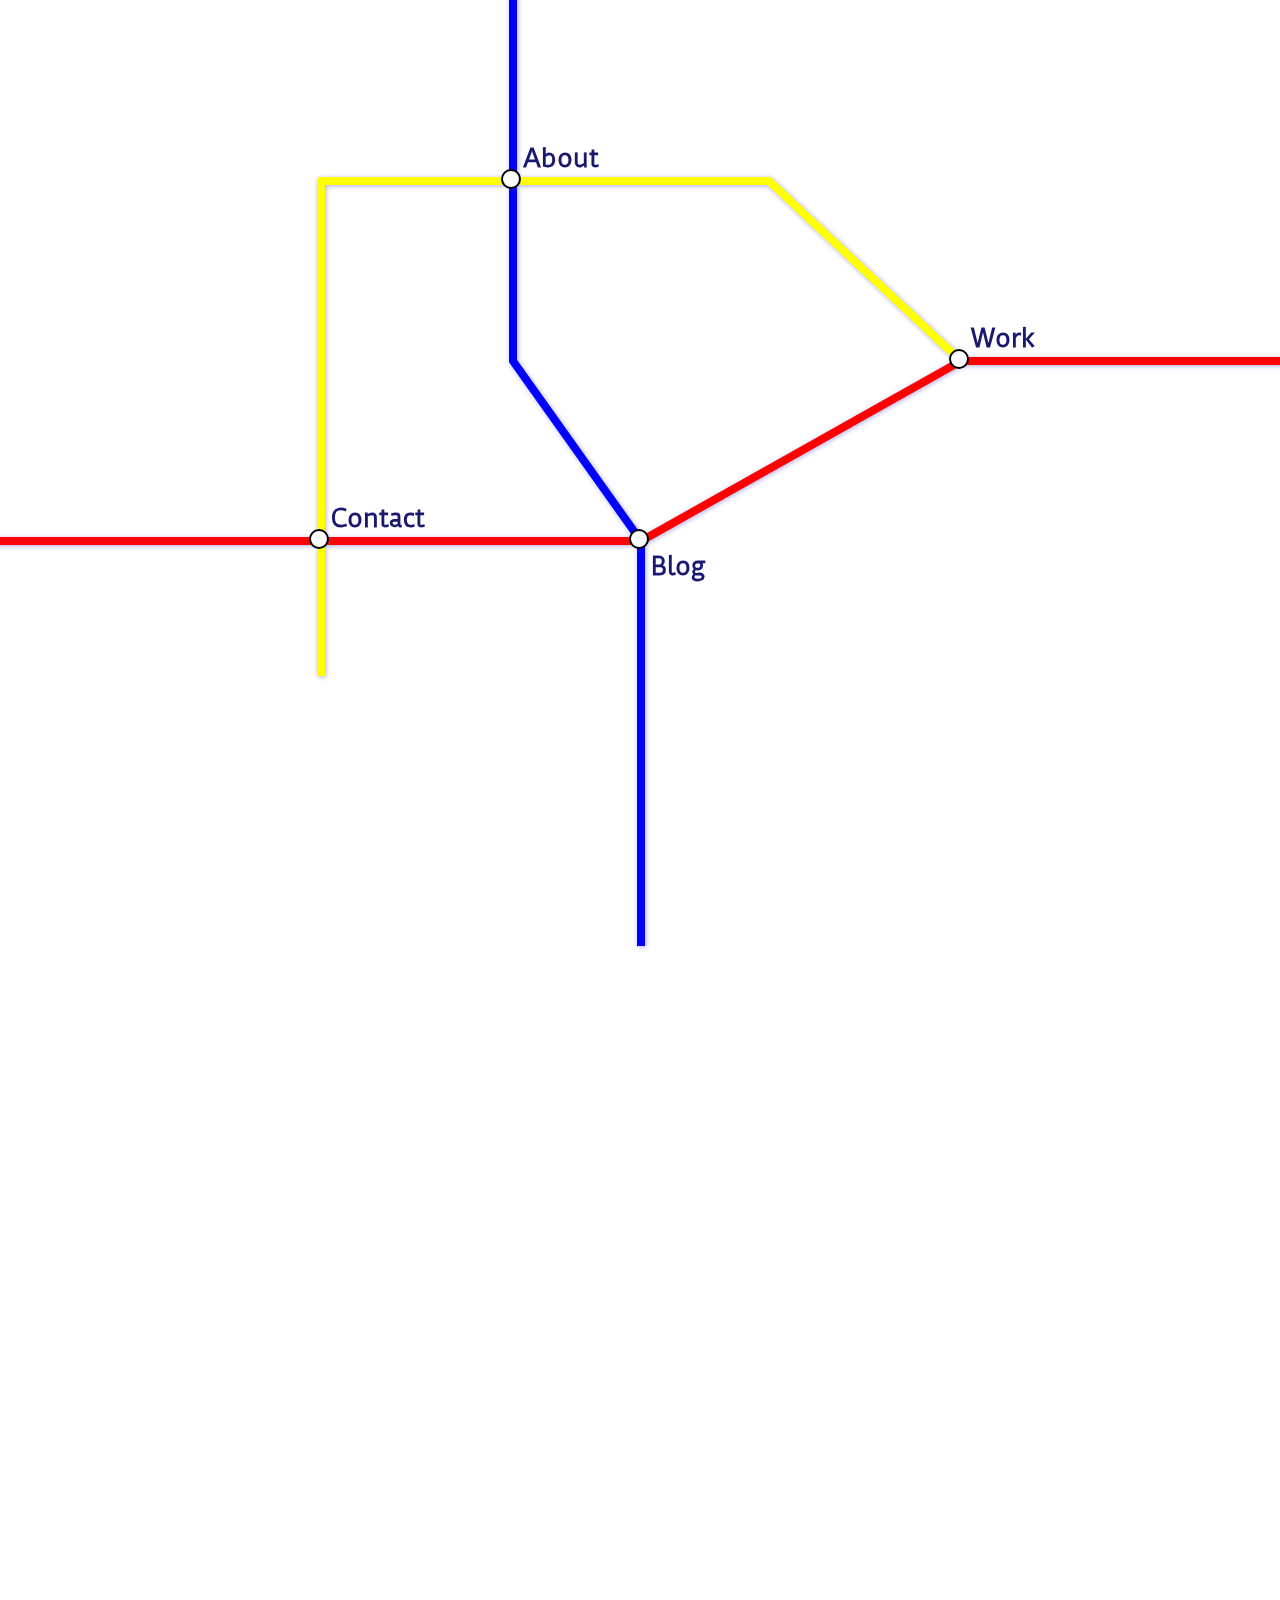
<file: index.html>
<!DOCTYPE html>
<html>
  <head>
    <title>Zoltan Rizmajer portfolio</title>
    <meta charset="UTF-8" />
    <meta content="width=device-width, initial-scale=1" name="viewport" />
    <script src="./scripts/portfolio.js"></script>
    <link rel="stylesheet" type="text/css" href="./styles/portfolio.css" />
    <link href="https://fonts.googleapis.com/css?family=Duru Sans" rel="stylesheet" />
  </head>
  <body onresize="resize();">
    <canvas id="canvas"></canvas>
    <script src="./scripts/canvas.js"></script>
    <div class="content-container" id="main-container">
      <div class="intersection shownByDefault" id="interContact" onclick="moveLeft();">
        <h1 class="main-label" id="contact-label">Contact</h1>
      </div>
      <div class="intersection shownByDefault" id="interAbout" onclick="moveUp();">
        <h1 class="main-label" id="about-label">About</h1>
      </div>

      <div class="intersection shownByDefault" id="interBlog" onclick="moveDown();">
        <h1 class="main-label" id="blog-label">Blog</h1>
      </div>

      <div class="intersection shownByDefault" id="interWork" onclick="moveRight();">
        <h1 class="main-label" id="work-label">Work</h1>
      </div>
    </div>

    <div class="content-container hiddenByDefault" id="about-container">
      <section id="about-section">
          <div class="section-title-container"><h1 class="section-title">About</h1></div>
        <div class="intersection" id="backAbout" onclick="moveBackFromUp();">
          <h1 class="main-label back-label-right">Back</h1>
        </div>
        <div id="intro-container" class="inner-container">
          <p id="first-par">
            <img id="profile-picture" src="./images/resized-Eiffel.jpg" alt="Zoltan Rizmajer picture" />Hello there!<br /><br />
            My name is Zoltan Rizmajer, a self taught Front-end Developer constantly looking for new challenges. I started learning software
            development after encountering a bug in an Excel VBA tool I was using at work. Spending an hour to find and fix it saved me an hour each
            day. It felt amazing. So, about a year ago I started to do online courses, starting off with Python, and later moved towards web
            development. I am currently working on building responsive web pages, making use of the following technologies:<br /><br />
            <ul id="skills-list">
              <li>HTML5</li>
              <li>CSS3 (Sass and Bootstrap 4)</li>
              <li>JavaScript (vanilla and jQuery)</li>
              <li>Python.</li>
            </ul>
          </p>
          
          <p>
            To advance my knowledge, I am currently learning TypeScript, React.js, and Angular. On the Back-end side, I am starting to work with
            Node.js and SQL.
          </p>
          <p>
            I want to reference a very helpful <a href="https://github.com/kamranahmedse/developer-roadmap" target="_blank">roadmap</a> that I'm
            following, made by Kamran Ahmed, to become a Web Developer in 2019.
          </p>
        </div>
      </section>
    </div>
    <div class="content-container hiddenByDefault" id="contact-container">
      <section id="contact-section">
        <div class="section-title-container"><h1 class="section-title">Contact</h1></div>
        <div class="intersection" id="backContact" onclick="moveBackFromLeft();">
          <div id="contacts" class="inner-container"></div>
          <h1 class="main-label back-label-top">Back</h1>
        </div>
        <div class="contacts">
        <div class="social-media-contact-group">
          <div class="social-media-contact">
            <a href="https://www.linkedin.com/in/zolt%C3%A1n-rizmajer-40b742101/" target="_blank"><img class="social-media-icon" src="images/linkedin.svg" alt="linkedin icon" width="40px" height="40px" />
            <p class="social-media-text">LinkedIn</p>
          </a>
          </div>
          <div class="social-media-contact">
              <a href="https://www.facebook.com/zoltan.rizmajer.1" target="_blank">
              <img class="social-media-icon" src="images/facebook.svg" alt="linkedin icon" width="40px" height="40px" />
            <p class="social-media-text">Facebook</p>
          </a>
          </div>
          <div class="social-media-contact">
              <a href="https://www.instagram.com/rizmajerz/" target="_blank">
              <img class="social-media-icon" src="images/instagram.svg" alt="linkedin icon" width="40px" height="40px" />
            <p class="social-media-text">Instagram</p>
          </a>
          </div>
          <div class="social-media-contact">
              <a href="https://github.com/zrizmajer" target="_blank">
              <img class="social-media-icon" src="images/github.svg" alt="linkedin icon" width="40px" height="40px" />
            <p class="social-media-text">GitHub</p>
          </a>
          </div>
          <div class="social-media-contact">
              <a href="https://codepen.io/zrizmajer/" target="_blank">
              <img class="social-media-icon" src="images/3d-outlined-shape.svg" alt="linkedin icon" width="40px" height="40px" />
            <p class="social-media-text">CodePen</p>
          </a>
          </div>
        </div>
        <div id="contact-iframe" class="inner-container">
          <iFrame src="http://www.zoltanrizmajer.com/blog/contact-me/"></iFrame>
        </div>
        <div id="icons-credit">
            <p>Icons made by <a href="https://www.freepik.com/" title="Freepik">Freepik</a> from <a href="https://www.flaticon.com/" title="Flaticon">www.flaticon.com</a> is licensed by <a href="http://creativecommons.org/licenses/by/3.0/" title="Creative Commons BY 3.0" target="_blank">CC 3.0 BY</a></p>
          </div>
      </div>
        
      </section>
    </div>
    <div class="content-container hiddenByDefault" id="blog-container">
      <section id="blog-section">
          <div class="section-title-container"><h1 class="section-title" id="blog-section-title">Blog</h1></div>
        <div class="intersection" id="backBlog" onclick="moveBackFromDown();"><h1 class="main-label back-label-right">Back</h1></div>
        <div id="blog-iframe" class="inner-container">
          <iFrame src="http://www.zoltanrizmajer.com/blog/"></iFrame>
        </div>
      </section>
    </div>
    <div class="content-container hiddenByDefault" id="work-container">
      <section id="work-section">
          <div class="section-title-container"><h1 class="section-title">Work</h1></div>
        <div class="intersection" id="backWork" onclick="moveBackFromRight();">
          <h1 class="main-label back-label-top">Back</h1>
        </div>
        <div id="projects-container" class="inner-container">
          <div class="projects-row">
            <div class="projects-column">
              <div class="project-tile">
                  <a href="http://zoltanrizmajer.com/viragkoteszet/"  target="_blank" class="project-img"><img class="project-image" src="./images/floristry.png" alt="#" /></a>
                  <div class="project-title"><p>A website for a small Hungarian floristry business</p></div>
              </div>
            </div>
            <div class="projects-column">
              <div class="project-tile">
                <a href="https://beagle-goby-bg7t.squarespace.com/"  target="_blank"><img class="project-image" src="./images/Main.JPG" alt="#" /></a>
                <div class="project-title"><p>An entry for a contest on freelancer.com to build a copy of a website<br />Password: Hl27ulQPXj3742l</p></div>
              </div>
            </div>
            <div class="projects-column">
              <div class="project-tile">
                  <a href="https://codepen.io/zrizmajer/full/ROWXEy"  target="_blank"><img class="project-image" src="./images/happyHives.png" alt="#" /></a>
                  <div class="project-title"><p>A product landing page built for freecodecamp.org</p></div>
              </div>
            </div>
          </div>
          <div class="projects-row">
            <div class="projects-column">
              <div class="project-tile">
                  <a href="https://codepen.io/zrizmajer/full/mgedVE"  target="_blank"><img class="project-image" src="./images/leavingWorkSurvey.png" alt="#" /></a>
                  <div class="project-title"><p>A surey for built for freecodecamp.org</p></div>
              </div>
            </div>
            <div class="projects-column">
              <div class="project-tile">
                  <a href="https://codepen.io/zrizmajer/full/JVWwRr"  target="_blank"><img class="project-image" src="./images/python.jpg" alt="#" /></a>
                  <div class="project-title"><p>A technical documentation page for built for freecodecamp.org</p></div>
              </div>
            </div>
          </div>
        </div>
      </section>
    </div>
  </body>
</html>
</file>
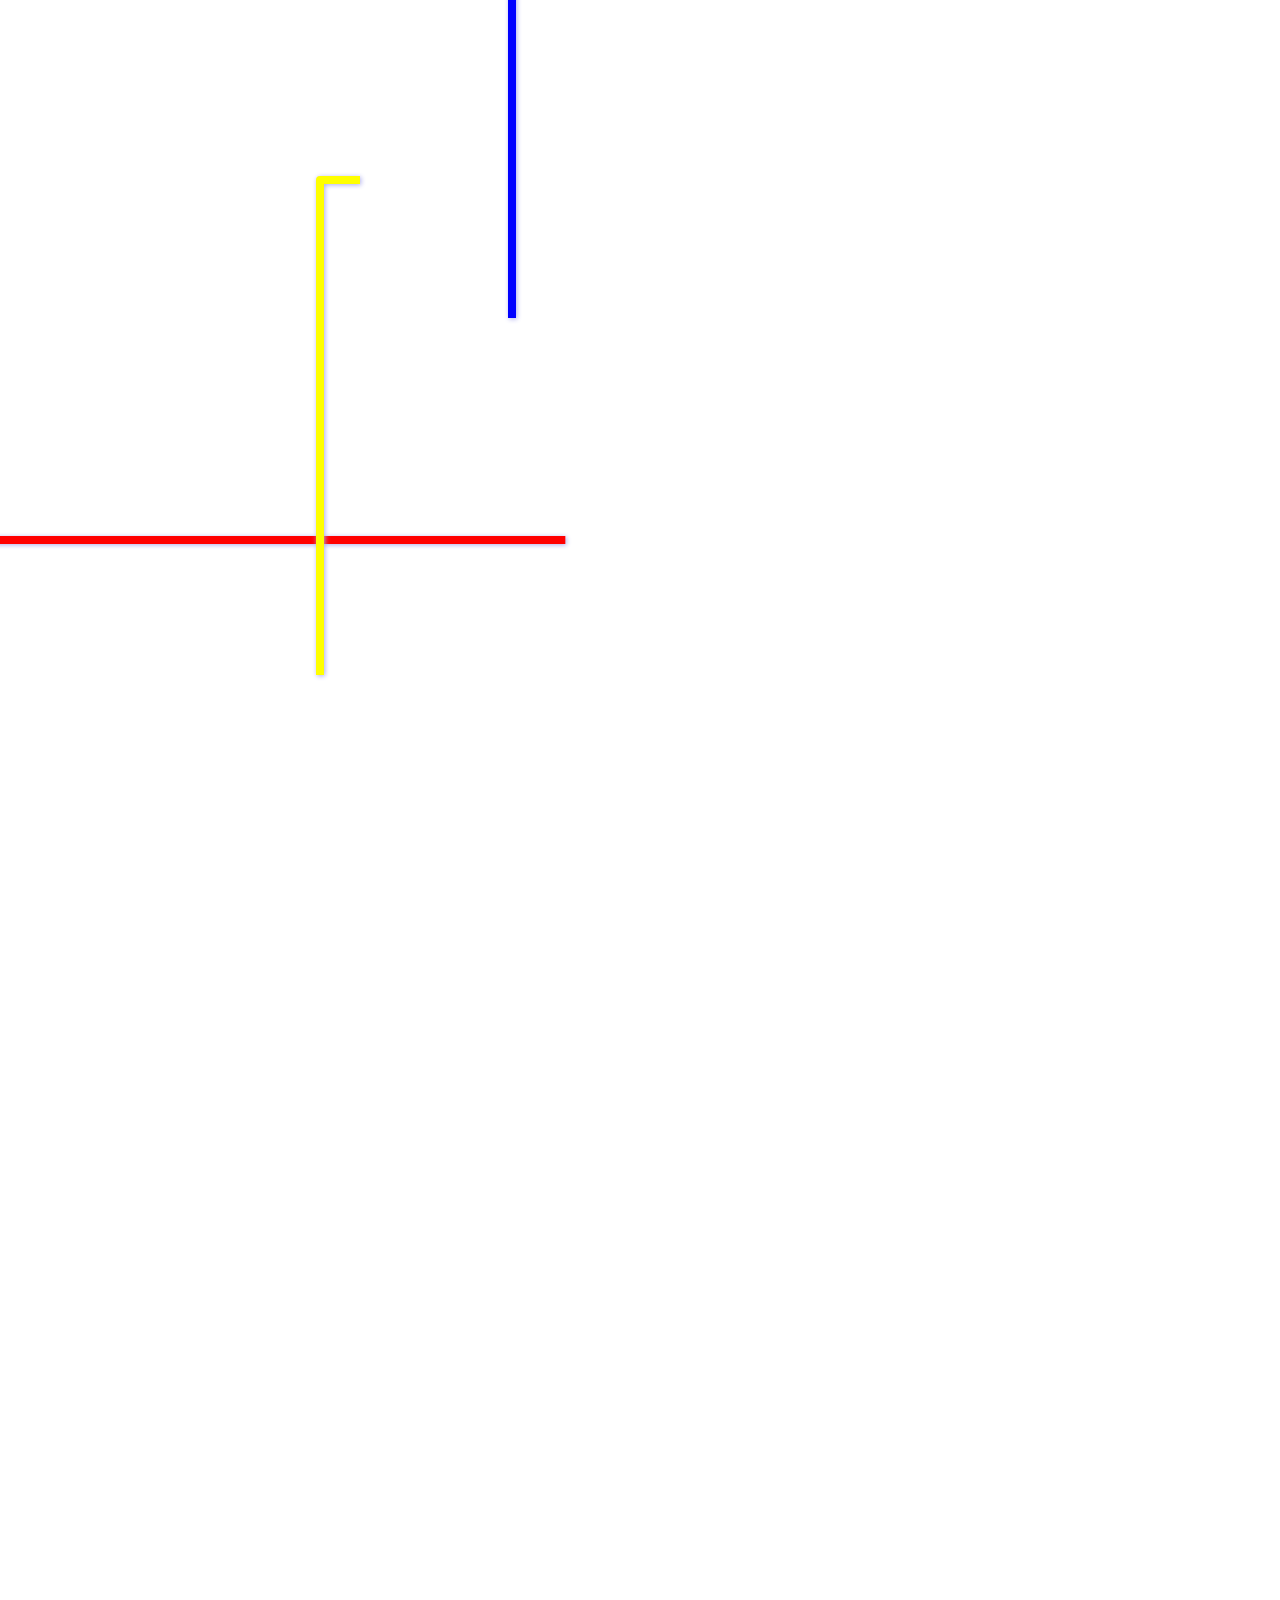
<file: canvas-trial.html>
<!DOCTYPE html>
<html lang="en">
  <head>
    <meta charset="UTF-8" />
    <title>HTML Canvas trial</title>
    <style type="text/css">
      body {
        margin: 0;
        overflow: hidden;
      }
    </style>
  </head>
  <body onresize="resizeCanvas();">
    <canvas></canvas>
    <script src="canvas-trial2.js"></script>
  </body>
</html>
</file>
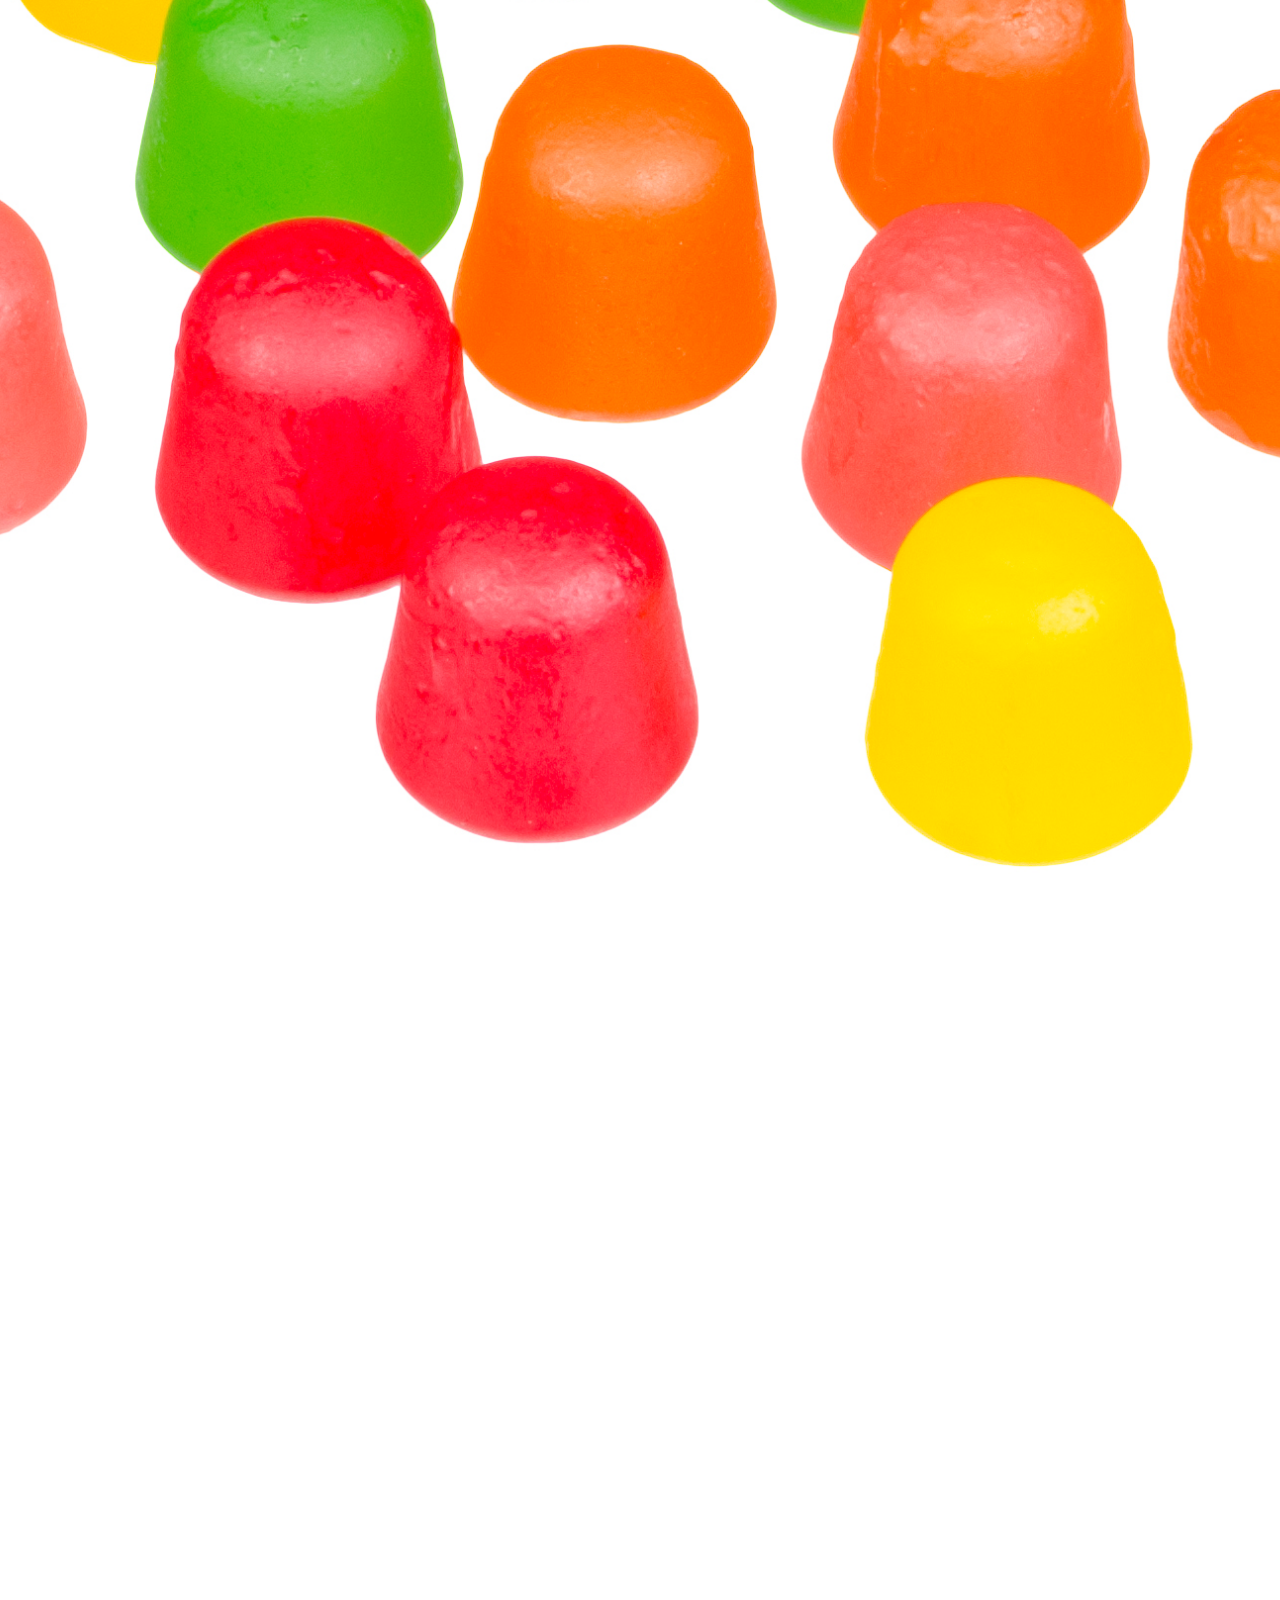
<file: proba.html>
<!DOCTYPE html>
<html>
    <head>
        <style>
            body {
                position: relative;
            }
            #main {
                position: absolute;
                width: 300vw;
                height: 300vh;
                left: -100vw;
                top: -100vh;
                overflow: hidden;
            }
            img {
                width: 100%;
            }
        </style>
    </head>
    <body>
        <div id="main">
            <img src="./Tootsie-Roll-Dots-Candy.jpg">
        </div>
    </body>
</html>
</file>
<file: scripts/canvas-test.html>
<!DOCTYPE html>
<html>
  <head>
    <title>Zoltan Rizmajer portfolio</title>
    <meta charset="UTF-8" />


  </head>
  <body>
        <canvas></canvas>
        <script src="./canvas.js"></script>
  </body>
  </html>
</file>
<file: styles/portfolio.css>
* {
  box-sizing: border-box;
}

canvas,
#canvas-image {
  border: 1px solid black;
  position: absolute;
  z-index: -1;
}

body {
  position: relative;
  margin: 0;
  padding: 0;
  overflow: hidden;
  font-family: "Duru Sans", Tahoma, Geneva, sans-serif;
  color: midnightblue;
}

.content-container {
  position: absolute;
  height: 100vh;
  width: 100vw;
}

.inner-container {
  width: 100%;
  height: 100%;
}

section {
  width: 80%;
  height: 80%;
  margin: auto;
}

#work-section {
  width: 90%;
  height: 100%;
  margin: 0 0 0 10%;
  overflow: auto;
}

#about-section {
  height: 90%;
  margin: 0 auto 10%;
}

#contact-section {
  width: 90%;
  height: 100%;
  margin: 0 10% 0 0;
  overflow: auto;
  direction: rtl;
}

#blog-section {
  width: 100%;
}

#interContact {
  left: calc(25vw - 11px);
  top: calc(60vh - 11px);
}

#interAbout {
  left: calc(40vw - 11px);
  top: calc(20vh - 11px);
}

#interBlog {
  left: calc(50vw - 11px);
  top: calc(60vh - 11px);
}

#interWork {
  left: calc(75vw - 11px);
  top: calc(40vh - 11px);
}

#backContact {
  left: calc(95vw - 11px);
  top: calc(60vh - 11px);
}

#backAbout {
  left: calc(40vw - 11px);
  top: calc(95vh - 11px);
}

#backBlog {
  left: calc(50vw - 11px);
  top: calc(5vh - 11px);
}

#backWork {
  left: calc(5vw - 11px);
  top: calc(40vh - 11px);
}

.intersection {
  position: absolute;
  width: 20px;
  height: 20px;
  border: 2px solid black;
  border-radius: 50%;
  background-color: white;
  padding: 0;
  margin: 0;
  cursor: pointer;
  transition: width 0.5s, height 0.5s, transform 0.5s;
  -webkit-transition: width 0.5s, height 0.5s, transform 0.5s;
  -moz-transition: width 0.5s, height 0.5s, transform 0.5s;
  transition-timing-function: ease-in;
  -webkit-transition-timing-function: ease-in;
  -moz-transition-timing-function: ease-in;
}

.intersection:hover {
  text-shadow: 1px 1px #acacec;
  width: 24px;
  height: 24px;
  transform: translate(-2px, -2px);
}

.main-label {
  display: block;
  position: absolute;
  font-size: 1.5em;
  left: 20px;
  top: -28px;
  margin: 0;
}

.back-label-top {
  font-size: 1em;
  top: -28px;
  left: -10px;
}

.back-label-right {
  font-size: 1em;
  top: 0;
  left: 25px;
}

.section-title-container {
  display: flex;
  display: -webkit-flex;
  height: 10%;
  width: 100%;
  margin: auto;
}

.section-title {
  text-align: center;
  margin: auto;
  text-align: center;
  font-size: 2em;
  color: midnightblue;
}

.interke {
  height: auto;
  width: auto;
}

#blog-label {
  top: 20px;
}

.hiddenByDefault {
  display: none;
}

#projects-container {
  justify-content: center;
}

.projects-row {
  display: flex;
  flex-wrap: wrap;
  padding: 0 10px;
  justify-content: center;
}

.projects-column {
  flex: 33.33%;
  max-width: 33.33%;
  padding: 0 10px;
}

.project-tile {
  width: 95%;
  height: auto;
  margin: 30px auto;
  box-shadow: 0 4px 8px 0 rgba(0, 0, 0, 0.2);
  transition: 0.3s;
  border-radius: 5px;
}

.project-tile:hover {
  box-shadow: 0 8px 16px 0 rgba(0, 0, 0, 0.2);
}

.project-image {
  width: 100%;
  min-height: auto;
  border-radius: 5px 5px 0 0;
}

.project-title {
  padding: 2px 16px;
  font-size: 0.8em;
  text-align: center;
}

#profile-picture {
  float: left;
  width: 200px;
  height: auto;
}

#blog-iframe {
  position: fixed;
  width: 100%;
  height: 100%;
}

.contacts {
  width: 100%;
  height: 90%;
  direction: ltr;
}

#contact-iframe {
  width: 70%;
  height: 90%;
  float: left;
}

iframe {
  display: block;
  width: 100%;
  height: 100%;
  border: none;
}

#blog-section-title {
  margin-left: 40%;
}

#profile-picture {
  margin: 0px 25px 20px 0px;
  box-shadow: 3px 3px 3px cadetblue;
}

#skills-list {
  list-style-position: inside;
  list-style-type: circle;
}

#first-par {
  padding-top: 15px;
}

.social-media-contact-group {
  width: 30%;
  direction: ltr;
  float: right;
}

.social-media-contact {
  width: 170px;
  height: 40px;
  direction: ltr;
  margin: auto;
}

.social-media-icon {
  float: left;
  margin: 0 20px;
}

.social-media-text {
  padding: 0;
  line-height: 40px;
}

a:link {
  text-decoration: none;
  color: midnightblue;
}

a:visited {
  text-decoration: none;
  color: #2c2cb5;
}

a:hover {
  text-decoration: underline;
  color: #2c2cb5;
}

a:active {
  text-decoration: underline;
  color: black;
}

#icons-credit {
  clear: both;
  height: 10%;
  font-size: 0.8em;
  direction: ltr;
  padding: 20px;
}

@media (max-width: 1200px) {
  .projects-column {
    flex: 50%;
    max-width: 50%;
  }
}
@media (max-width: 1000px) {
  #about-section {
    width: 100%;
    padding: 0 10px 10px;
    margin: 0 0 10% 0;
    overflow: auto;
  }

  #contact-iframe {
    float: none;
    width: 100%;
    height: 640px;
    margin-top: 20px;
  }

  .social-media-contact-group {
    width: 90%;
    height: 40px;
    direction: ltr;
    float: none;
    margin: 10px 5%;
  }

  .social-media-contact {
    width: 20%;
    height: 40px;
    direction: ltr;
    margin: 0 auto;
    float: left;
    text-align: center;
  }

  .social-media-icon {
    float: none;
    display: inline-block;
    margin: 0;
  }

  .social-media-text {
    padding: 0;
    line-height: 40px;
    display: none;
  }

  #blog-section-title {
    margin-left: 35%;
  }
}
@media (max-width: 760px) {
  .projects-column {
    flex: 100%;
    max-width: 100%;
  }

  #blog-section-title {
    margin-left: 30%;
  }
}

/*# sourceMappingURL=portfolio.css.map */
</file>
